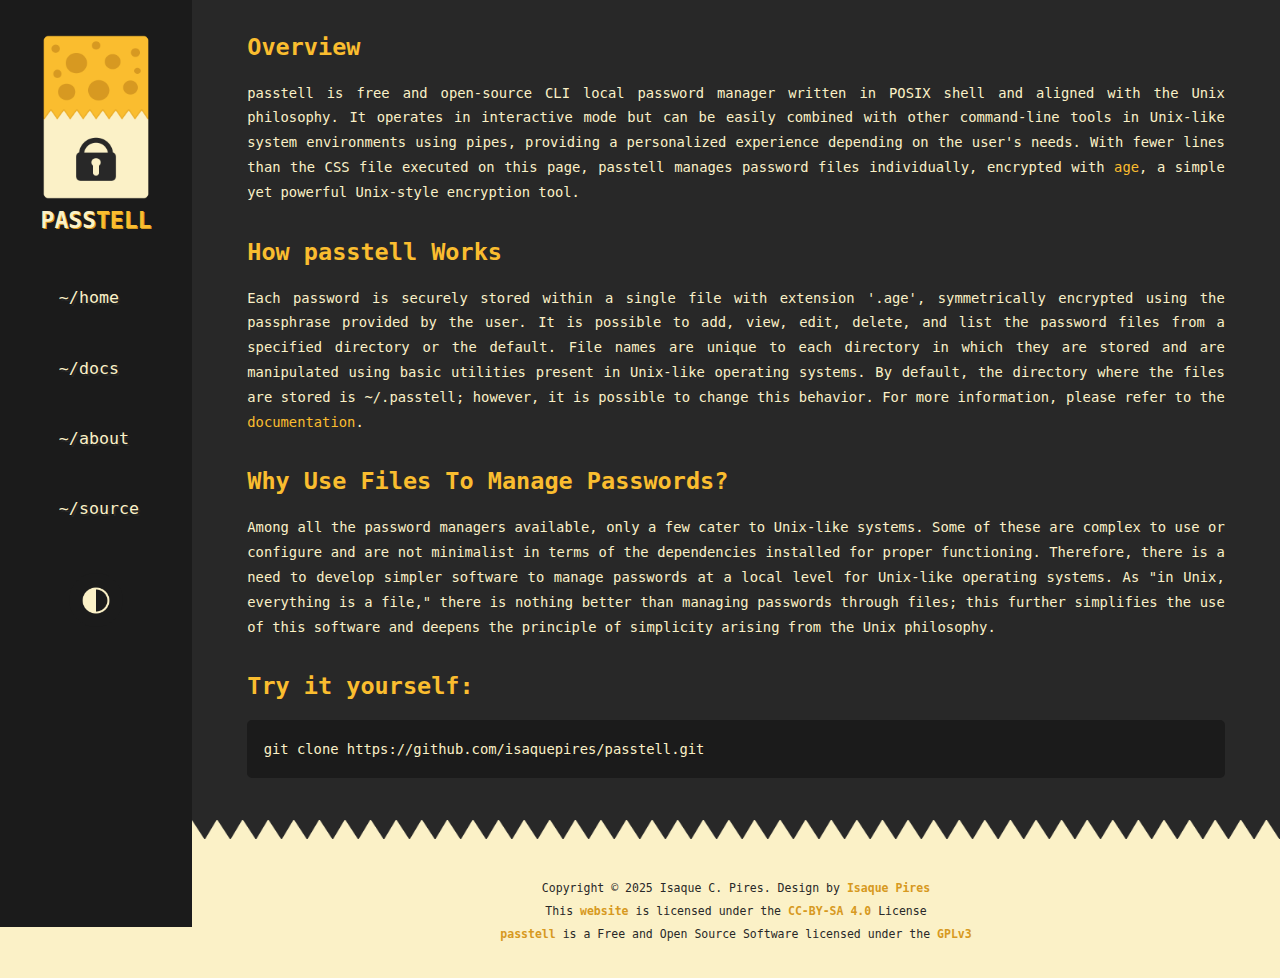
<file: index.html>
<!DOCTYPE html>
<html lang="en">
<head>
    <title>passtell</title>
    <link rel="icon" type="image/png" href="img/icon.png">
    <link rel="stylesheet" href="style.css" type="text/css">
    <meta charset="UTF-8">
    <meta name="viewport" content="width=device-width, initial-scale=1, maximum-scale=1, user-scalable=no">

</head>

<body>
    <header>
      <a href="https://passtell.org">
        <img src="img/logo.png" alt="banner">
        <div class="spans">
          <span style="color: #fbf1c7">PASS</span><span style="color: #fabd2f">TELL</span>
        </div>
      </a>
      <nav>
        <ul class="nav">
          <li><a href="https://passtell.org">~/home</a></li>
          <li><a href="https://passtell.org/docs.html">~/docs</a></li>
          <li><a href="https://passtell.org/about.html">~/about</a></li>
          <li><a href="https://git.passtell.org" target="_blank">~/source</a></li>
        </ul>
      </nav>
      <button class="button" onclick="toggleTheme()"><img src="img/theme.png" alt="change theme"</button>
      <script src="script/theme.js"></script>
    </header>
    <div class="bar">
        <div class="progress-bar" id="progress-bar"></div>
    </div>
    <script src="script/bar.js"></script>
    <main>
      <h1>Overview</h1>

      <p>passtell is free and open-source CLI local password manager written in POSIX shell and aligned with the Unix philosophy. It operates in interactive mode but can be easily combined with other command-line tools in Unix-like system environments using pipes, providing a personalized experience depending on the user's needs. With fewer lines than the CSS file executed on this page, passtell manages password files individually, encrypted with <a href="https://age-encryption.org" target="_blank">age</a>, a simple yet powerful Unix-style encryption tool.</p>

<h1>How passtell Works</h1>

      <p>Each password is securely stored within a single file with extension '.age', symmetrically encrypted using the passphrase provided by the user. It is possible to add, view, edit, delete, and list the password files from a specified directory or the default. File names are unique to each directory in which they are stored and are manipulated using basic utilities present in Unix-like operating systems. By default, the directory where the files are stored is ~/.passtell; however, it is possible to change this behavior. For more information, please refer to the <a href="https://passtell.org/docs.html">documentation</a>.</p>

<h1>Why Use Files To Manage Passwords?</h1>

<p>Among all the password managers available, only a few cater to Unix-like systems. Some of these are complex to use or configure and are not minimalist in terms of the dependencies installed for proper functioning. Therefore, there is a need to develop simpler software to manage passwords at a local level for Unix-like operating systems. As "in Unix, everything is a file," there is nothing better than managing passwords through files; this further simplifies the use of this software and deepens the principle of simplicity arising from the Unix philosophy.</p>

<h1>Try it yourself:</h1>

      <div class="code">
           git clone https://github.com/isaquepires/passtell.git
    </div>

    </main>
      <div class="tri"></div>
      <footer>
      <p>Copyright © 2025 Isaque C. Pires. Design by <a href="https://github.com/isaquepires" target="_blank">Isaque Pires</a><br>
      This <a href="https://github.com/isaquepires/passtell-org" target="_blank">website</a> is licensed under the
      <a href="https://creativecommons.org/licenses/by-sa/4.0/?ref=chooser-v1" target="_blank">CC-BY-SA 4.0</a> License<br>
      <a href="https://git.passtell.org" target="_blank">passtell</a> is a Free and Open Source Software licensed under the
      <a href="https://www.gnu.org/licenses/gpl-3.0.en.html" target="_blank">GPLv3</a><br>
      </p>
      </footer>
  </body>
</html>
</file>
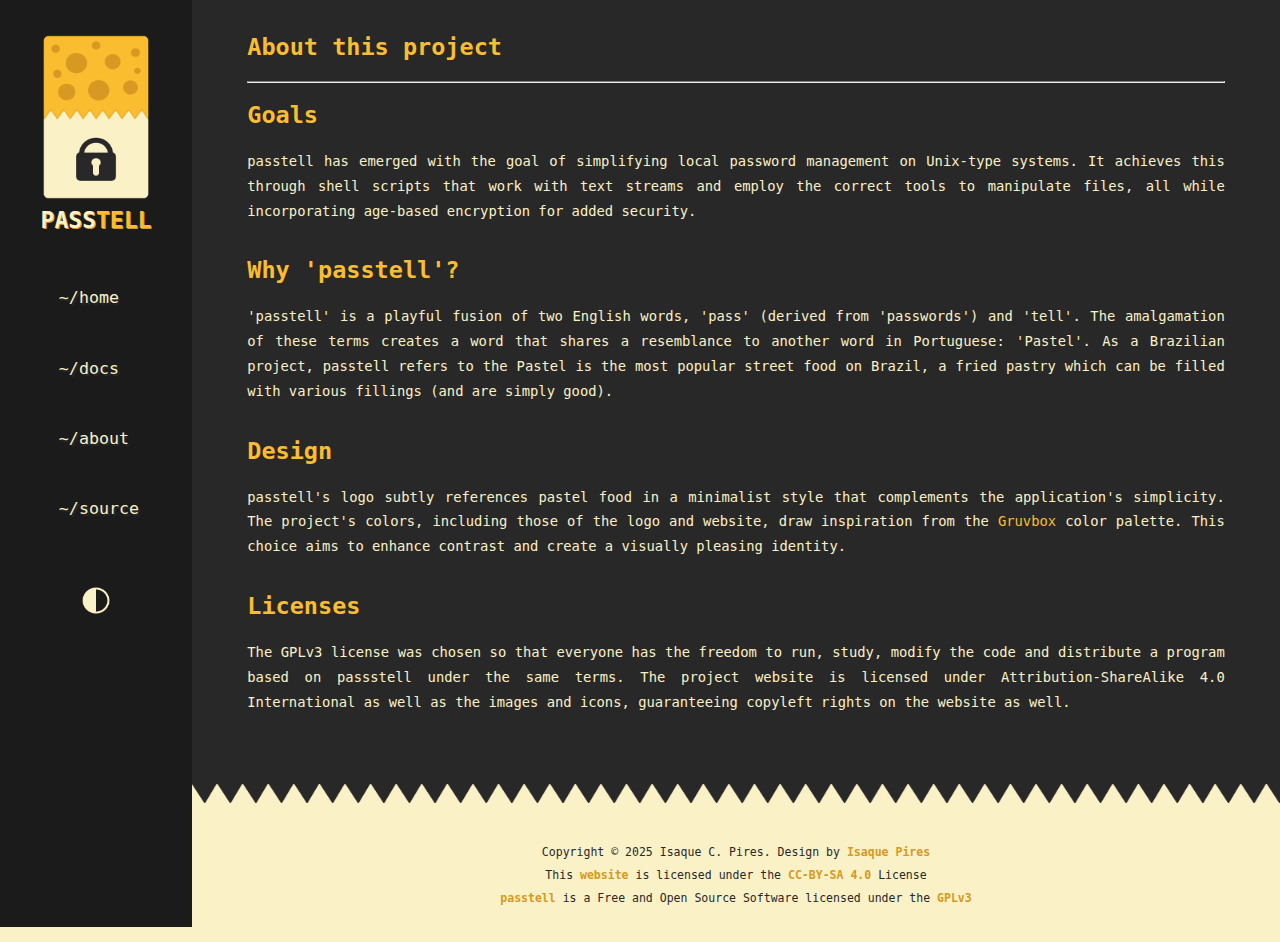
<file: about.html>
<!DOCTYPE html>
<html lang="en">
  <head>
    <title>passtell</title>
    <link rel="icon" type="image/png" href="img/icon.png">
    <link rel="stylesheet" href="style.css" type="text/css">
    <meta charset="UTF-8">
    <meta name="viewport" content="width=device-width, initial-scale=1, maximum-scale=1, user-scalable=no">
  </head>
  <body>
  
  <header>
      <a href="https://passtell.org">
        <img src="img/logo.png" alt="banner">
        <div class="spans">
          <span style="color: #fbf1c7">PASS</span><span style="color: #fabd2f">TELL</span>
        </div>
      </a>
      <nav>
          <ul class="nav">
            <li><a href="https://passtell.org">~/home</a></li>
            <li><a href="https://passtell.org/docs.html">~/docs</a></li>
            <li><a href="https://passtell.org/about.html">~/about</a></li>
            <li><a href="https://git.passtell.org">~/source</a></li>
        </ul>
      </nav>
      <button class="button" onclick="toggleTheme()"><img src="img/theme.png" alt="change theme"</button>
      <script src="script/theme.js"></script>
    </header>
    <div class="bar">
        <div class="progress-bar" id="progress-bar"></div>
    </div>
    <script src="script/bar.js"></script>
    <main>
     <h1>About this project</h1>
        <hr>
      <h1>Goals</h1>
      <p>passtell has emerged with the goal of simplifying local password management on Unix-type systems. It achieves this through shell scripts that work with text streams and employ the correct tools to manipulate files, all while incorporating age-based encryption for added security.
        </p>

      <h1>Why 'passtell'?</h1>
      <p>'passtell' is a playful fusion of two English words, 'pass' (derived from 'passwords') and 'tell'. The amalgamation of these terms creates a word that shares a resemblance to another word in Portuguese: 'Pastel'.
      As a Brazilian project, passtell refers to the Pastel is the most popular street food on Brazil, a fried pastry which can be filled with various fillings (and are simply good).
      </p>

      <h1>Design</h1>
      <p>passtell's logo subtly references pastel food in a minimalist style that complements the application's simplicity. The project's colors, including those of the logo and website, draw inspiration from the <a href="https://github.com/morhetz/gruvbox">Gruvbox</a> color palette. This choice aims to enhance contrast and create a visually pleasing identity.
      </p>
      <h1>Licenses</h1>
      <p>The GPLv3 license was chosen so that everyone has the freedom to run, study, modify the code and
        distribute a program based on passstell under the same terms.
        The project website is licensed under Attribution-ShareAlike 4.0 International as well as the images and icons, guaranteeing copyleft rights on the website as well.</p>
    </main>
      <div class="tri"></div>
      <footer>
        <p>Copyright © 2025 Isaque C. Pires. Design by <a href="https://github.com/isaquepires" target="_blank">Isaque Pires</a><br>
      This <a href="https://github.com/isaquepires/passtell-org" target="_blank">website</a> is licensed under the
      <a href="https://creativecommons.org/licenses/by-sa/4.0/?ref=chooser-v1" target="_blank">CC-BY-SA 4.0</a> License<br>
      <a href="https://git.passtell.org" target="_blank">passtell</a> is a Free and Open Source Software licensed under the
      <a href="https://www.gnu.org/licenses/gpl-3.0.en.html" target="_blank">GPLv3</a><br>
        </p>
      </footer>
  </body>
</html>
</file>
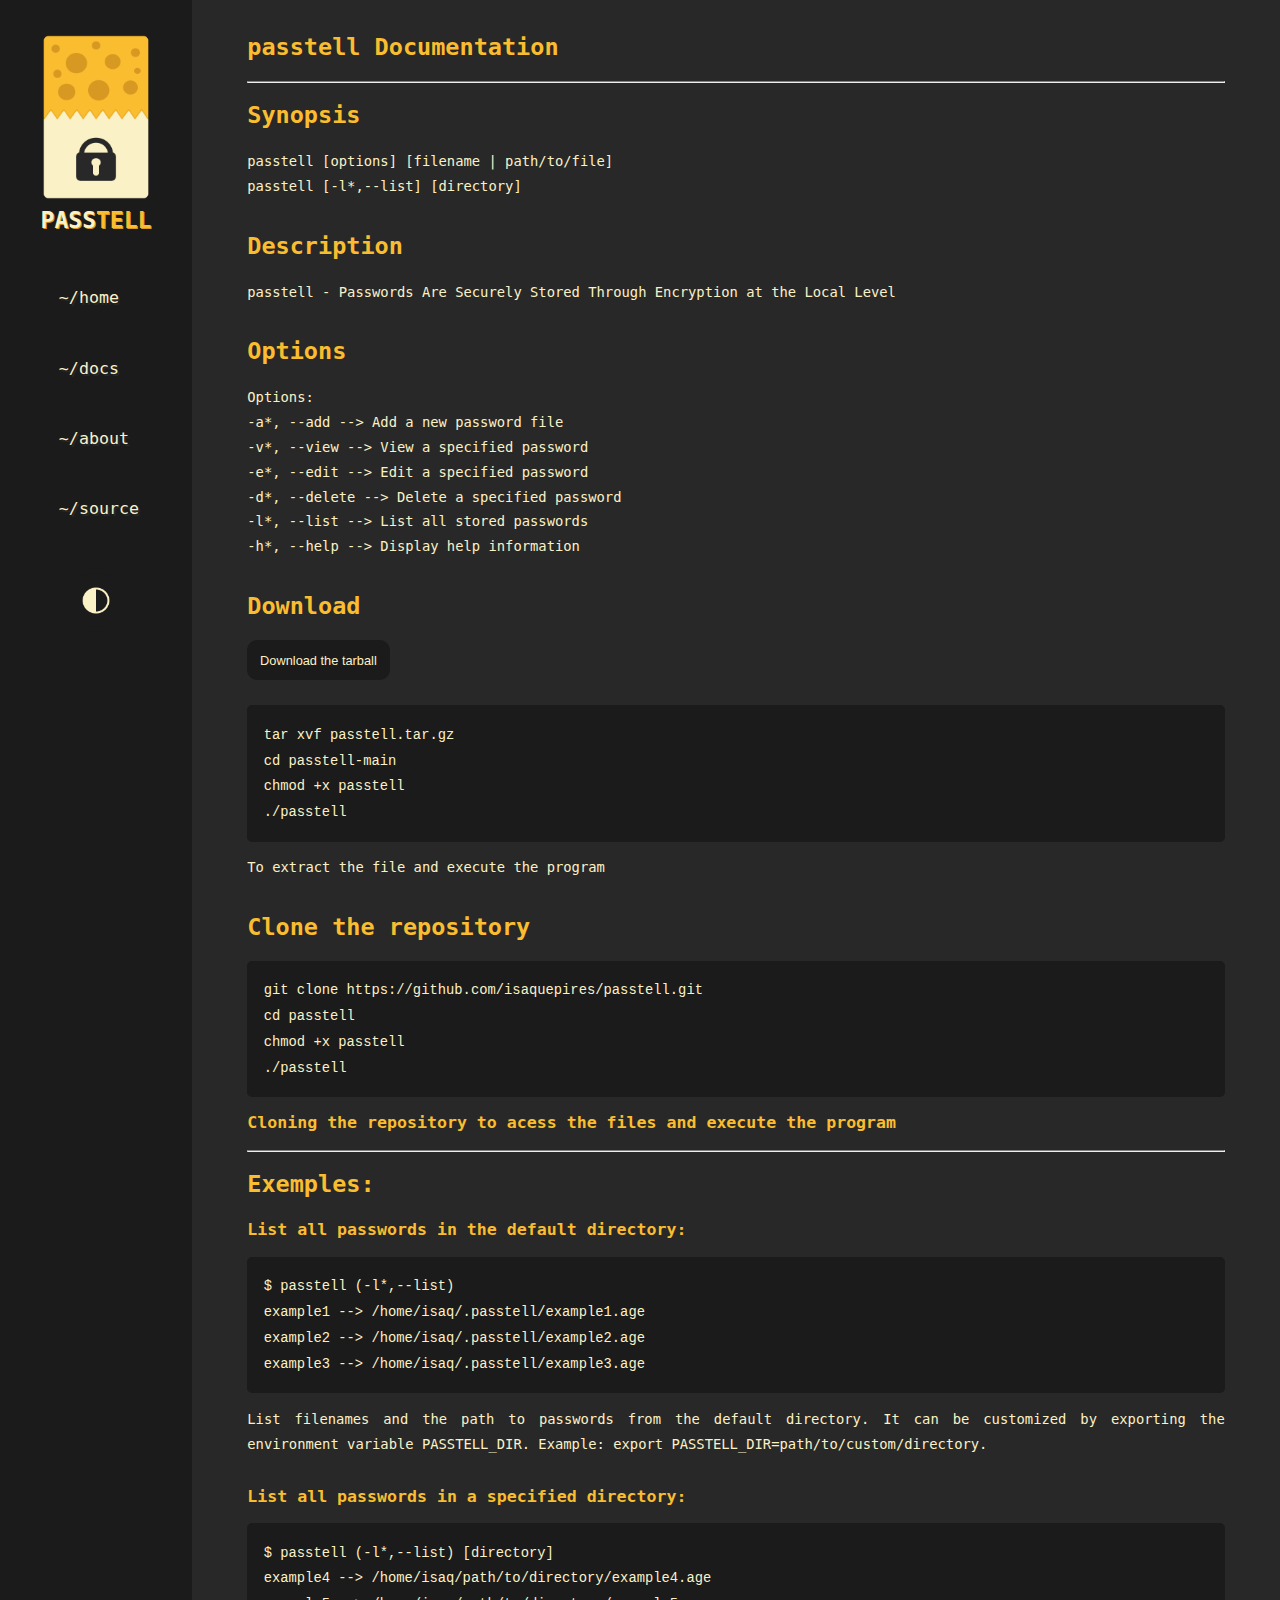
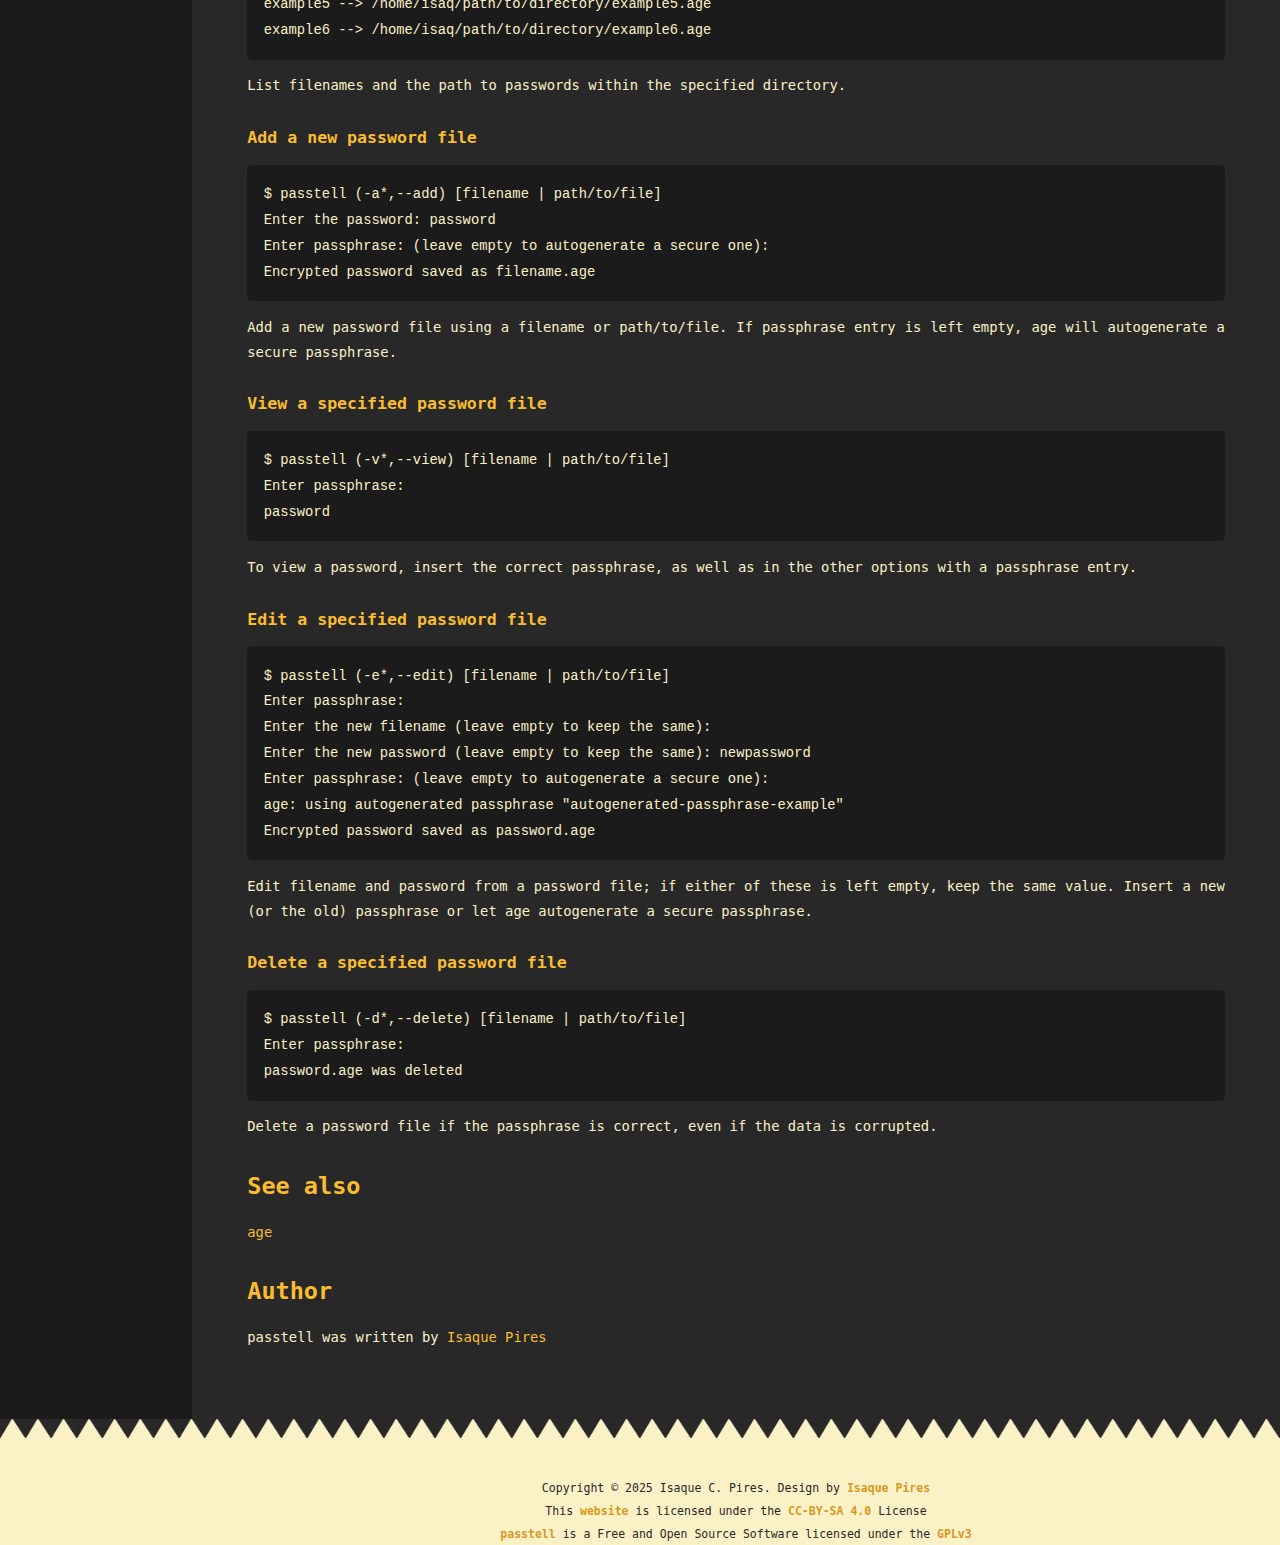
<file: docs.html>
<!DOCTYPE html>
<html lang="en">
  <head>
    <title>passtell</title>
    <link rel="icon" type="image/png" href="img/icon.png">
    <link rel="stylesheet" href="style.css" type="text/css">
    <meta charset="UTF-8">
    <meta name="viewport" content="width=device-width, initial-scale=1, maximum-scale=1, user-scalable=no">
  </head>
  <body>
  
  <header>
      <a href="https://passtell.org">
        <img src="img/logo.png" alt="banner">
        <div class="spans">
          <span style="color: #fbf1c7">PASS</span><span style="color: #fabd2f">TELL</span>
        </div>
      </a>
      <nav>
          <ul class="nav">
            <li><a href="https://passtell.org">~/home</a></li>
            <li><a href="https://passtell.org/docs.html">~/docs</a></li>
            <li><a href="https://passtell.org/about.html">~/about</a></li>
            <li><a href="https://git.passtell.org">~/source</a></li>
        </ul>
      </nav>
      <button class="button" onclick="toggleTheme()"><img src="img/theme.png" alt="change theme"</button>
      <script src="script/theme.js"></script>
    </header>
    <div class="bar">
        <div class="progress-bar" id="progress-bar"></div>
    </div>
    <script src="script/bar.js"></script>
    <main>
      <h1>passtell Documentation</h1>
      <hr>
<h1>Synopsis</h1>
      <p>passtell [options] [filename | path/to/file]
<br>passtell [-l*,--list] [directory]</p>
<h1>Description</h1>
<p>passtell - Passwords Are Securely Stored Through Encryption at the Local Level</p>
<h1>Options</h1>
      <p>Options:<br>
        -a*, --add --> Add a new password file<br>
        -v*, --view --> View a specified password<br>
        -e*, --edit --> Edit a specified password<br>
        -d*, --delete --> Delete a specified password<br>
        -l*, --list --> List all stored passwords<br>
        -h*, --help --> Display help information</p>
<h1>Download</h1>
      <a href="passtell.tar.gz" download="passtell.tar.gz">
        <button class="download">Download the tarball</button>
    </a>
      <br><br>
    <div class="code">
        <code>
          tar xvf passtell.tar.gz<br>
          cd passtell-main<br>
          chmod +x passtell<br>
          ./passtell
        </code>
    </div>
      <p>To extract the file and execute the program</p>
      <h1>Clone the repository</h1>
  <div class="code">
        <code>
          git clone https://github.com/isaquepires/passtell.git<br>
          cd passtell<br>
          chmod +x passtell<br>
          ./passtell
        </code>
    </div>
    <h2>Cloning the repository to acess the files and execute the program</h2>
  <hr>
<h1>Exemples:</h1>
<h2>List all passwords in the default directory:</h2>
<div class="code">
  <code>
    $ passtell (-l*,--list)<br>
      example1 --> /home/isaq/.passtell/example1.age<br>
      example2 --> /home/isaq/.passtell/example2.age<br>
      example3 --> /home/isaq/.passtell/example3.age
  </code>
</div>
<p>List filenames and the path to passwords from the default directory.
  It can be customized by exporting the environment variable PASSTELL_DIR.
  Example: export PASSTELL_DIR=path/to/custom/directory.</p>

<h2>List all passwords in a specified directory:</h2>
<div class="code">
  <code>
    $ passtell (-l*,--list) [directory]<br>
      example4 --> /home/isaq/path/to/directory/example4.age<br>
      example5 --> /home/isaq/path/to/directory/example5.age<br>
      example6 --> /home/isaq/path/to/directory/example6.age
  </code>
</div>
<p>List filenames and the path to passwords within the specified directory.</p>

<h2>Add a new password file</h2>
<div class="code">
  <code>
    $ passtell (-a*,--add) [filename | path/to/file]<br>
      Enter the password: password<br>
      Enter passphrase: (leave empty to autogenerate a secure one):<br>
      Encrypted password saved as filename.age
  </code>
</div>
<p>Add a new password file using a filename or path/to/file.
  If passphrase entry is left empty, age will autogenerate a secure passphrase.</p>

<h2>View a specified password file</h2>
<div class="code">
  <code>
    $ passtell (-v*,--view) [filename | path/to/file]<br>
      Enter passphrase:<br>
      password
  </code>
</div>
<p>To view a password, insert the correct passphrase, as well as in the other options
  with a passphrase entry.</p>

<h2>Edit a specified password file</h2>
<div class="code">
  <code>
    $ passtell (-e*,--edit) [filename | path/to/file]<br>
      Enter passphrase:<br>
      Enter the new filename (leave empty to keep the same):<br>
      Enter the new password (leave empty to keep the same): newpassword<br>
      Enter passphrase: (leave empty to autogenerate a secure one):<br>
      age: using autogenerated passphrase "autogenerated-passphrase-example"<br>
      Encrypted password saved as password.age
  </code>
</div>
<p>Edit filename and password from a password file; if either of these is left empty,
  keep the same value. Insert a new (or the old) passphrase or let age autogenerate
  a secure passphrase.</p>

<h2>Delete a specified password file</h2>
<div class="code">
  <code>
    $ passtell (-d*,--delete) [filename | path/to/file]<br>
      Enter passphrase:<br>
      password.age was deleted
  </code>
</div>
<p>Delete a password file if the passphrase is correct, even if the data is corrupted.</p>
    <h1>See also</h1>
      <p><a href="https://age-encryption.org" target="_blank">age</a></p>
    <h1>Author</h1>
      <p>passtell was written by <a href="https://github.com/isaquepires" target="_blank">Isaque Pires</a></p>
    </main>
      <div class="tri"></div>
      <footer>
        <p>Copyright © 2025 Isaque C. Pires. Design by <a href="https://github.com/isaquepires" target="_blank">Isaque Pires</a><br>
      This <a href="https://github.com/isaquepires/passtell-org" target="_blank">website</a> is licensed under the
      <a href="https://creativecommons.org/licenses/by-sa/4.0/?ref=chooser-v1" target="_blank">CC-BY-SA 4.0</a> License<br>
      <a href="https://git.passtell.org" target="_blank">passtell</a> is a Free and Open Source Software licensed under the
      <a href="https://www.gnu.org/licenses/gpl-3.0.en.html" target="_blank">GPLv3</a><br>
        </p>
      </footer>
  </body>
</html>
</file>
<file: style.css>
* {
  scroll-behavior: smooth;
  overflow-x: hidden;
}

@font-face {
  font-family: Dejavu Sans;
  src: url("DejaVuSans.ttf");
}
      
:root {
  --main-bg-color: #282828;
  --main-fg-color: #fbf1c7;
  --main-bg-alt-color: #1b1b1b;
  --main-fg-alt-color: #fabd2f;
}

body {
  background-color: var(--main-bg-alt-color);
  color: var(--main-fg-color);
  margin: 0;
  font-size: 0.9vw;
  font-family: Dejavu Sans Mono;
}

header {
  margin: 0;
  background-color: var(--main-bg-alt-color);
  width: 15vw; /* 15 */
  height: 100vh;
  padding-top: 3vh;
  display: block;
  position: fixed;
  float: left;
  text-align: center;
}

hr {
  border-top: 1px solid #808080;
}

header img {
  width: 75%;
  vertical-align: middle;
}

a {
  text-decoration: none;
  color: var(--main-fg-alt-color);
}

.spans {
  text-align: center;
  font-size: 200%;
}

.download {
  border-radius: 10px;
  padding: 1vw;
  background-color: var(--main-bg-alt-color);
  color: var(--main-fg-color);
  cursor: pointer;
  border: 0px;
  font-size: 1vw;
}

.download:hover {
  transition: 0.3s;
  color: var(--main-fg-alt-color);
}

span {
  font-weight: bold;
  white-space: nowrap;
  text-shadow: 1px 1px #d79921;
}

ul.nav {
  overflow-y: hidden;
  list-style-type: none;
  padding: 0;
  text-align: center;
}
        
ul.nav li {
  margin: 4vh 0 0 4vw; /* 3vw */
  padding: 4%;
  display: block;
  text-align: left;
}

ul.nav li a {
  text-shadow: 2px 2px var(--main-bg-color);
  font-size: 1.3vw;
  text-decoration: none;
  color: var(--main-fg-color);
}

ul.nav li a:hover {
  color: var(--main-fg-alt-color);
  text-shadow: 2px 2px var(--main-bg-alt-color);
  letter-spacing: 0.4px;
  transition: 0.3s;
}

main {
  text-align: justify;
  background-color: var(--main-bg-color);
  margin-left: 15vw; /* 15 */
  padding: 1em 4em 3em 4em;
  font-size: 1.2em;
  line-height: 1.8em;
}

p {
  word-wrap: break-word;
  padding-bottom: 1em;
}

.button {
  margin-top: 4vh;
  background-color: var(--main-bg-alt-color);
  border-radius: 50%;
  width: 6vh;
  max-width: 5vw;
  height: 6vh;
  max-height: 5vw;
  cursor: pointer;
  border: 0px;
}

.button:hover {
  background-color: var(--main-bg-color);
  transition: 0.5s;
}

footer {
  background-color: var(--main-fg-color);
  color: var(--main-bg-color);
  max-height: auto;
  bottom: 0;
  padding: 3vh 0 1vh 15vw;
  text-align: center;
  font-size: 0.9vw;
  line-height: 2em;
}

footer a {
  font-weight: bold;
  color: #d79921;
}

h1 {
  color: var(--main-fg-alt-color);
  font-weight: bold;
  overflow-y: hidden;
  line-height: 1.5em;
  font-size: 170%;
}

h2 {
  color: #fabd2f;
  font-weight: bold;
  font-size: 120%;
}

.tri {
  display: flex;
  background-color: var(--main-bg-color);
  background-image: url("img/tri.png");
  background-repeat: repeat-x;
  background-size: 2vw;
  width: 100vw;
  height: 1.5vw;
}

.code {
  overflow-x: scroll;
  white-space: nowrap;
  background-color: var(--main-bg-alt-color);
  color: var(--main-fg-color);
  border: 10px solid var(--main-bg-alt-color);
  padding: 0.5vw;
  border-radius: 5px;
  max-width: 100%;
  font-family: 'DejaVu Sans Mono';
}

.light-theme {
  background-color: var(--main-bg-color);
}

.light-theme hr {
  border-top: 1px solid var(--main-bg-color);
}

.light-theme main {
  background-color: var(--main-fg-color);
  color: var(--main-bg-color);
}

.light-theme footer {
  background-color: var(--main-bg-alt-color);
  color: var(--main-fg-color);
}

.light-theme footer a {
  color: var(--main-fg-alt-color);
  color: #d79921; /* - */
}

.light-theme ul.nav li a {
  text-shadow: 1px 1px var(--main-bg-alt-color); /* - */
}

.light-theme header {
  background-color: var(--main-bg-color);
  color: var(--main-bg-color);
}

.light-theme span {
  text-shadow: 1px 1px #d79921;
}

.light-theme .code {
  border: 10px solid var(--main-bg-color);
}

.light-theme main a {
  color: #d79921;
  font-weight: bold;
}

.light-theme h1 {
  color: #d79921;
  text-shadow: 0px 0px 0px 0px solid #d79921;
}

.light-theme h2 {
  color: #d79921;
}

.light-theme .button {
  background-color: var(--main-bg-color);
}

.light-theme .button:hover {
  background-color: var(--main-bg-alt-color);
}

.light-theme .tri {
  background-color: var(--main-fg-color);
  background-image: url("img/tri2.png");
}

.light-theme .progress-bar {
  background-color: #d79921;
}

.light-theme .code {
  background-color: var(--main-bg-color);
  color: var(--main-fg-color);
  border: 10px solid var(--main-bg-color);
}

.light-theme .download {
  background-color: var(--main-bg-color);
}


@media screen and (max-width: 1024px) {
  .download {
    font-size: 1.2em;
    padding: 2vw;
  }
  
  .bar {
    position: fixed;
    top: 0;
    right: 0;
    width: 100%;
    background-color: var(--main-bg-alt-color);
  }

  .progress-bar {
    height: 2px;
    width: 0;
    background-color: var(--main-fg-alt-color);
  }

  @media (prefers-color-scheme: light) {
    body {
      background-color: var(--main-bg-color);
      color: var(--main-bg-color);
    }

    header {
      background-color: var(--main-bg-color);
    }

    main {
      background-color: var(--main-fg-color);
      border-top: 2px solid #d79921;
    }

    h1 {
      color: #d79921;
    }

    h2 {
      color: #d79921;
    }

    footer {
      background-color: var(--main-bg-alt-color);
      color: var(--main-fg-color);
    }

    .tri {
      background-color: var(--main-fg-color);
      background-image: url("img/tri2.png");
    }

    .bar {
      background-color: #ebdbb2;
    }

    .progress-bar {
      background-color: #d79921;
    }

    .code {
      background-color: var(--main-bg-color);
      color: var(--main-fg-color);
      border: 10px solid var(--main-bg-color);
      overflow-x: hidden;
    }

    .download {
      background-color: var(--main-bg-color);
      color: var(--main-fg-color);
    }
    
     main a {
      color: #d79921;
      font-weight: bold;
    }
  }

  ul.nav {
    margin: 3vh 0 3vh 0;
  }

  ul.nav li {
    padding: 1vh;
    margin: 3vw;
    display: inline;
    text-shadow: none;
  }

  ul.nav li a {
    font-size: 3.5vw;
  }

  ul.nav li a:hover {
    color: var(--main-fg-alt-color);
    text-shadow: 2px 2px var(--main-bg-color);
    letter-spacing: 0px;
    transition: 0;
  }
        
  .button {
    pointer-events: none;
    display: none;
  }

  body {
    font-size: 2vw;
  }

  header {
    padding-top: 5%;
    display: inline-block;
    float: none;
    position: relative;
    min-width: 100%;
    height: 20%;
    text-align: center;
  }

  header img {
    max-width: 15%;
    vertical-align: middle;
    display: inline-block;
  }
        
  span {
    font-size: 3em;
    display: inline;
    text-align: left;
    text-shadow: 1px 1px #d79921;
  }

  .spans {
    padding: 0;
    vertical-align: middle;
    display: inline-block;
    min-width: 20%;
  }
        
  main {
    border-top: 2px solid #d79921;
    margin: 0;
    padding: 1.5em;
    max-width: 100%;
    font-size: 1.2em;
  }

  p {
    word-wrap: break-word;
  }

  footer {
    max-width: 100%;
    height: auto;
    padding: 1em 0 0 1em;
    font-size: 1em;
  }

  footer p {
    text-align: center;
  }

  .tri {
      background-size: 4vw;
      height: 3vw;
    }
       
  @media screen and (max-width: 512px) {

    .download {
      font-size: 4.5vw;
      padding: 3vw;
    }

    body {
      font-size: 2vw;
    }

    header {
      padding-top: 10%;
      height: 50%;
    }

    header img {
      max-width: 40%;
    }
        
    span {
      font-size: 15vw;
      display: block;
      margin-top: 5%;
    }

    main {
      font-size: 4.5vw;
      text-align: left;
      text-align: justify;
    }

    footer {
      font-size: 1em;
    }

    ul.nav {
      list-style: none;
      display: flex;
      flex-wrap: wrap;
      justify-content: space-between;
    }
            
    ul.nav li {
      text-align: center;
      flex: 0 0 calc(50% - 0px);
      box-sizing: border-box;
      padding: 5vw;
      display: inline-block;
      margin: 0;
    }

    ul.nav li a {
      font-size: 6vw;
    }
  }
}
</file>
